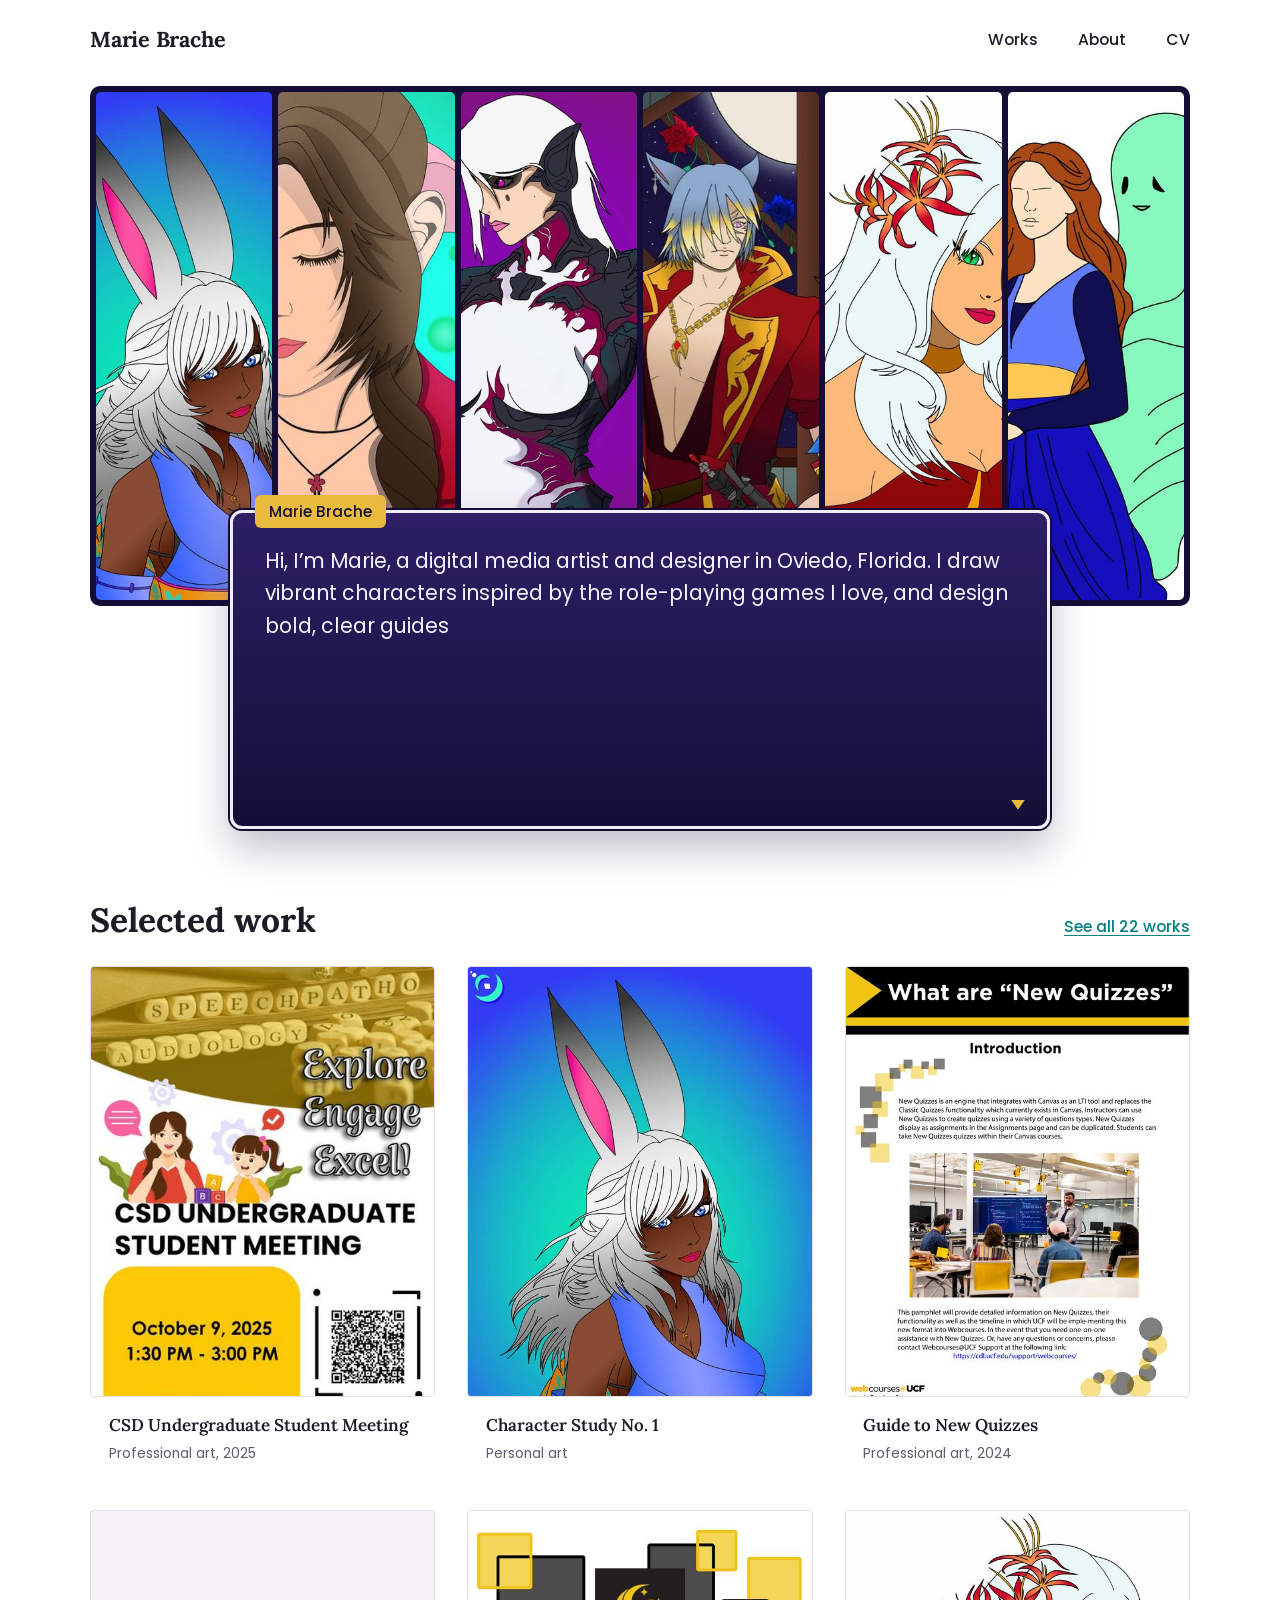
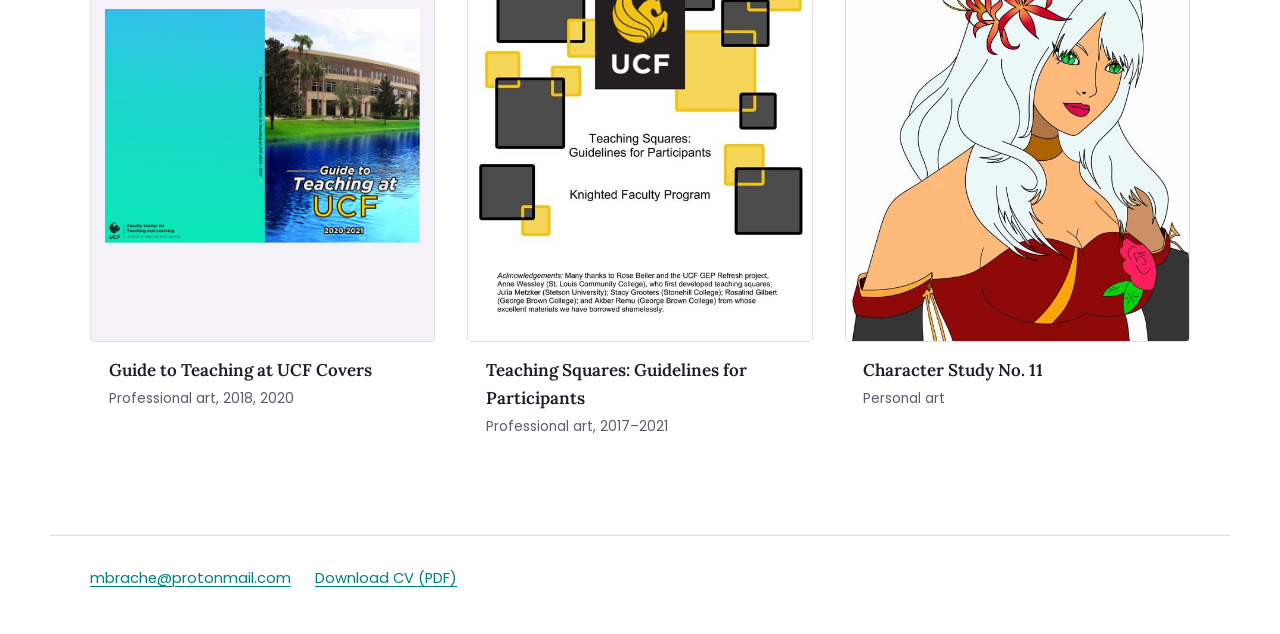
<file: index.html>
<!doctype html>
<html lang="en">
<head>
<meta charset="utf-8">
<meta name="viewport" content="width=device-width, initial-scale=1">
<title>Marie Brache | Digital media artist and designer</title>
<meta name="description" content="Portfolio of Marie Brache, a digital media artist and designer in Oviedo, Florida: professional art and personal character illustration.">
<meta name="author" content="Marie Brache">
<link rel="icon" href="data:image/svg+xml,%3Csvg xmlns='http://www.w3.org/2000/svg' viewBox='0 0 32 32'%3E%3Crect width='32' height='32' rx='7' fill='%23008080'/%3E%3Cpath d='M11 8l13 8-13 8z' fill='%23e8bb3f'/%3E%3C/svg%3E">
<link rel="stylesheet" href="assets/css/style.css">
</head>
<body>
<a class="skip" href="#main">Skip to content</a>
<header class="site-header">
  <a class="wordmark" href="index.html">Marie Brache</a>
  <nav class="menu" aria-label="Main">
    <a class="cursor-item" href="works.html">Works</a>
    <a class="cursor-item" href="about.html">About</a>
    <a class="cursor-item" href="cv.html">CV</a>
  </nav>
</header>
<main id="main">
<section class="hero" aria-label="Introduction">
  <div class="party" aria-hidden="true"><img src="assets/img/thumbs/character-study-01.jpg" alt=""><img src="assets/img/thumbs/character-study-02.jpg" alt=""><img src="assets/img/thumbs/character-study-04.jpg" alt=""><img src="assets/img/thumbs/character-study-05.jpg" alt=""><img src="assets/img/thumbs/character-study-11.jpg" alt=""><img src="assets/img/thumbs/character-study-10.jpg" alt=""></div>
  <div class="dialogue">
    <h1 class="speaker">Marie Brache</h1>
    <p class="line">Hi, I’m Marie, a digital media artist and designer in Oviedo, Florida. I draw vibrant characters inspired by the role-playing games I love, and design bold, clear guides and graphics that make technology easier to understand.</p>
    <ul class="choices">
      <li><a class="cursor-item" href="works.html">See my work</a></li>
      <li><a class="cursor-item" href="about.html">Read my bio</a></li>
      <li><a class="cursor-item" href="cv.html">View my CV</a></li>
    </ul>
    <span class="more" aria-hidden="true"></span>
  </div>
</section>
<section class="section" aria-labelledby="sel">
  <div class="section-head">
    <h2 id="sel">Selected work</h2>
    <a href="works.html">See all <span data-total>22</span> works</a>
  </div>
  <div class="grid featured" data-featured></div>
</section>
</main>
<footer class="site-footer">
  <nav aria-label="Contact">
    <a href="mailto:mbrache@protonmail.com">mbrache@protonmail.com</a>
    <a href="Marie_Brache_CV.pdf">Download CV (PDF)</a>
  </nav>
</footer>
<script src="assets/js/works-data.js"></script>
<script src="assets/js/site.js"></script>
</body>
</html>
</file>
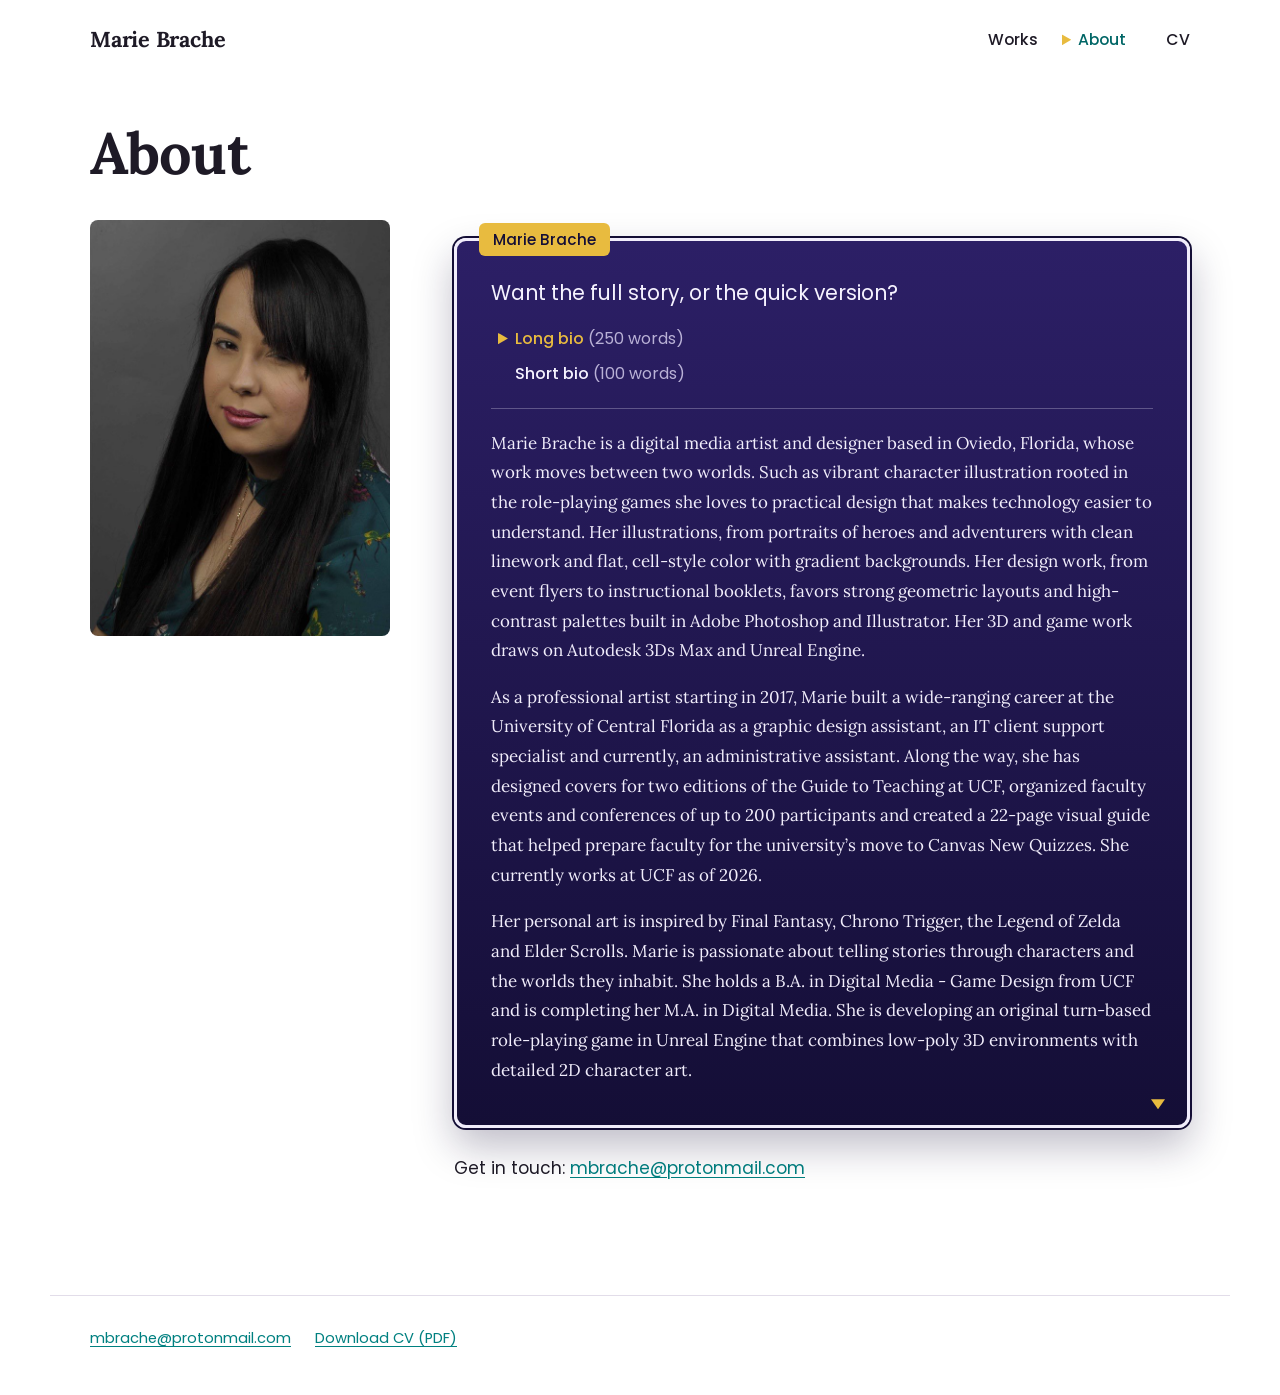
<file: about.html>
<!doctype html>
<html lang="en">
<head>
<meta charset="utf-8">
<meta name="viewport" content="width=device-width, initial-scale=1">
<title>About | Marie Brache</title>
<meta name="description" content="Biography of Marie Brache, digital media artist and designer.">
<meta name="author" content="Marie Brache">
<link rel="icon" href="data:image/svg+xml,%3Csvg xmlns='http://www.w3.org/2000/svg' viewBox='0 0 32 32'%3E%3Crect width='32' height='32' rx='7' fill='%23008080'/%3E%3Cpath d='M11 8l13 8-13 8z' fill='%23e8bb3f'/%3E%3C/svg%3E">
<link rel="stylesheet" href="assets/css/style.css">
<style>
  /* About page: RPG dialogue window with a long / short bio menu */
  .about { align-items: start; }
  .dialogue.about-window { width: 100%; margin: 18px 0 0; padding: 30px 34px 40px; }
  .about-window .line { margin: 6px 0 14px; }
  .bio-choices { list-style: none; margin: 0; padding: 0 0 0 1.4em; display: grid; gap: 6px; }
  .bio-choices button {
    font-family: var(--sans); font-weight: 500; font-size: 1rem; line-height: 1.5;
    color: #f6f3ff; background: none; border: 0; padding: 2px 0; cursor: pointer; text-align: left;
  }
  .bio-choices button .wc { font-weight: 400; color: #b9b1d6; }
  .bio-choices button:hover,
  .bio-choices button:focus-visible,
  .bio-choices button[aria-pressed="true"] { color: var(--gold); }
  .bio-choices button:focus-visible { outline: 2px solid var(--gold); outline-offset: 4px; }
  .bio-text {
    margin-top: 20px; padding-top: 20px;
    border-top: 1px solid rgba(241, 237, 251, 0.28);
    font-family: var(--serif); font-size: 1.06rem; line-height: 1.75; color: #f1edfb;
  }
  .bio-text p { margin: 0 0 1em; }
  .bio-text p:last-child { margin-bottom: 0; }
  .bio-text[hidden] { display: none; }
  .bio-text.show { animation: bio-in 0.3s ease; }
  @keyframes bio-in { from { opacity: 0; transform: translateY(4px); } to { opacity: 1; transform: none; } }
  .visually-hidden { position: absolute; width: 1px; height: 1px; overflow: hidden; clip: rect(0 0 0 0); white-space: nowrap; }
  .about .contact-line { margin-top: 26px; }
  @media (max-width: 560px) {
    .dialogue.about-window { padding: 28px 20px 38px; }
    .bio-text { font-size: 1rem; }
  }
  @media (prefers-reduced-motion: reduce) { .bio-text.show { animation: none; } }
</style>
</head>
<body>
<a class="skip" href="#main">Skip to content</a>
<header class="site-header">
  <a class="wordmark" href="index.html">Marie Brache</a>
  <nav class="menu" aria-label="Main">
    <a class="cursor-item" href="works.html">Works</a>
    <a class="cursor-item" href="about.html" aria-current="page">About</a>
    <a class="cursor-item" href="cv.html">CV</a>
  </nav>
</header>
<main id="main">
<div class="page-title">
  <h1>About</h1>
</div>
<div class="wrap">
  <div class="about">
    <div class="portrait"><img src="assets/img/marie-brache.jpg" width="624" height="865" alt="Portrait of Marie Brache"></div>
    <div>
      <section class="dialogue about-window" aria-label="Biography">
        <p class="speaker">Marie Brache</p>
        <p class="line">Want the full story, or the quick version?</p>
        <ul class="bio-choices">
          <li><button type="button" class="cursor-item" data-bio="long" aria-controls="bio-long" aria-pressed="true">Long bio <span class="wc">(250 words)</span></button></li>
          <li><button type="button" class="cursor-item" data-bio="short" aria-controls="bio-short" aria-pressed="false">Short bio <span class="wc">(100 words)</span></button></li>
        </ul>

        <div class="bio-text" id="bio-long">
          <h2 class="visually-hidden">Long bio</h2>
          <p>Marie Brache is a digital media artist and designer based in Oviedo, Florida, whose work moves between two worlds. Such as vibrant character illustration rooted in the role-playing games she loves to practical design that makes technology easier to understand. Her illustrations, from portraits of heroes and adventurers with clean linework and flat, cell-style color with gradient backgrounds. Her design work, from event flyers to instructional booklets, favors strong geometric layouts and high-contrast palettes built in Adobe Photoshop and Illustrator. Her 3D and game work draws on Autodesk 3Ds Max and Unreal Engine.</p>
          <p>As a professional artist starting in 2017, Marie built a wide-ranging career at the University of Central Florida as a graphic design assistant, an IT client support specialist and currently, an administrative assistant. Along the way, she has designed covers for two editions of the Guide to Teaching at UCF, organized faculty events and conferences of up to 200 participants and created a 22-page visual guide that helped prepare faculty for the university’s move to Canvas New Quizzes. She currently works at UCF as of 2026.</p>
          <p>Her personal art is inspired by Final Fantasy, Chrono Trigger, the Legend of Zelda and Elder Scrolls. Marie is passionate about telling stories through characters and the worlds they inhabit. She holds a B.A. in Digital Media - Game Design from UCF and is completing her M.A. in Digital Media. She is developing an original turn-based role-playing game in Unreal Engine that combines low-poly 3D environments with detailed 2D character art.</p>
        </div>

        <div class="bio-text" id="bio-short">
          <h2 class="visually-hidden">Short bio</h2>
          <p>Marie Brache is a digital media artist and designer based in Oviedo, Florida, who creates vibrant character illustration inspired by classic role-playing games like Final Fantasy and Chrono Trigger, alongside bold, practical design that makes technology easier to understand. Since 2017 she has worked at the University of Central Florida in design, IT support and administration, creating book covers, event flyers and a 22-page faculty guide to Canvas New Quizzes. She holds a B.A. in Digital Media: Game Design from UCF, is currently completing her M.A. in Digital Media, and is developing her own turn-based role-playing game in Unreal Engine.</p>
        </div>

        <span class="more" aria-hidden="true"></span>
      </section>
      <p class="contact-line">Get in touch: <a href="mailto:mbrache@protonmail.com">mbrache@protonmail.com</a></p>
    </div>
  </div>
</div>
</main>
<footer class="site-footer">
  <nav aria-label="Contact">
    <a href="mailto:mbrache@protonmail.com">mbrache@protonmail.com</a>
    <a href="Marie_Brache_CV.pdf">Download CV (PDF)</a>
  </nav>
</footer>
<script>
  /* Pick a bio: the gold cursor moves to the choice and that bio appears in the window.
     Without JavaScript, both bios simply show one after the other. */
  (function () {
    var buttons = document.querySelectorAll("[data-bio]");
    var panels = { long: document.getElementById("bio-long"), short: document.getElementById("bio-short") };
    function show(which, animate) {
      for (var i = 0; i < buttons.length; i++) {
        buttons[i].setAttribute("aria-pressed", String(buttons[i].getAttribute("data-bio") === which));
      }
      for (var key in panels) {
        panels[key].hidden = key !== which;
        panels[key].classList.remove("show");
      }
      if (animate) { void panels[which].offsetWidth; panels[which].classList.add("show"); }
    }
    for (var i = 0; i < buttons.length; i++) {
      buttons[i].addEventListener("click", function () {
        var which = this.getAttribute("data-bio");
        show(which, true);
        if (history.replaceState) history.replaceState(null, "", which === "short" ? "#short" : location.pathname);
      });
    }
    show(location.hash === "#short" ? "short" : "long", false);
  })();
</script>
</body>
</html>
</file>
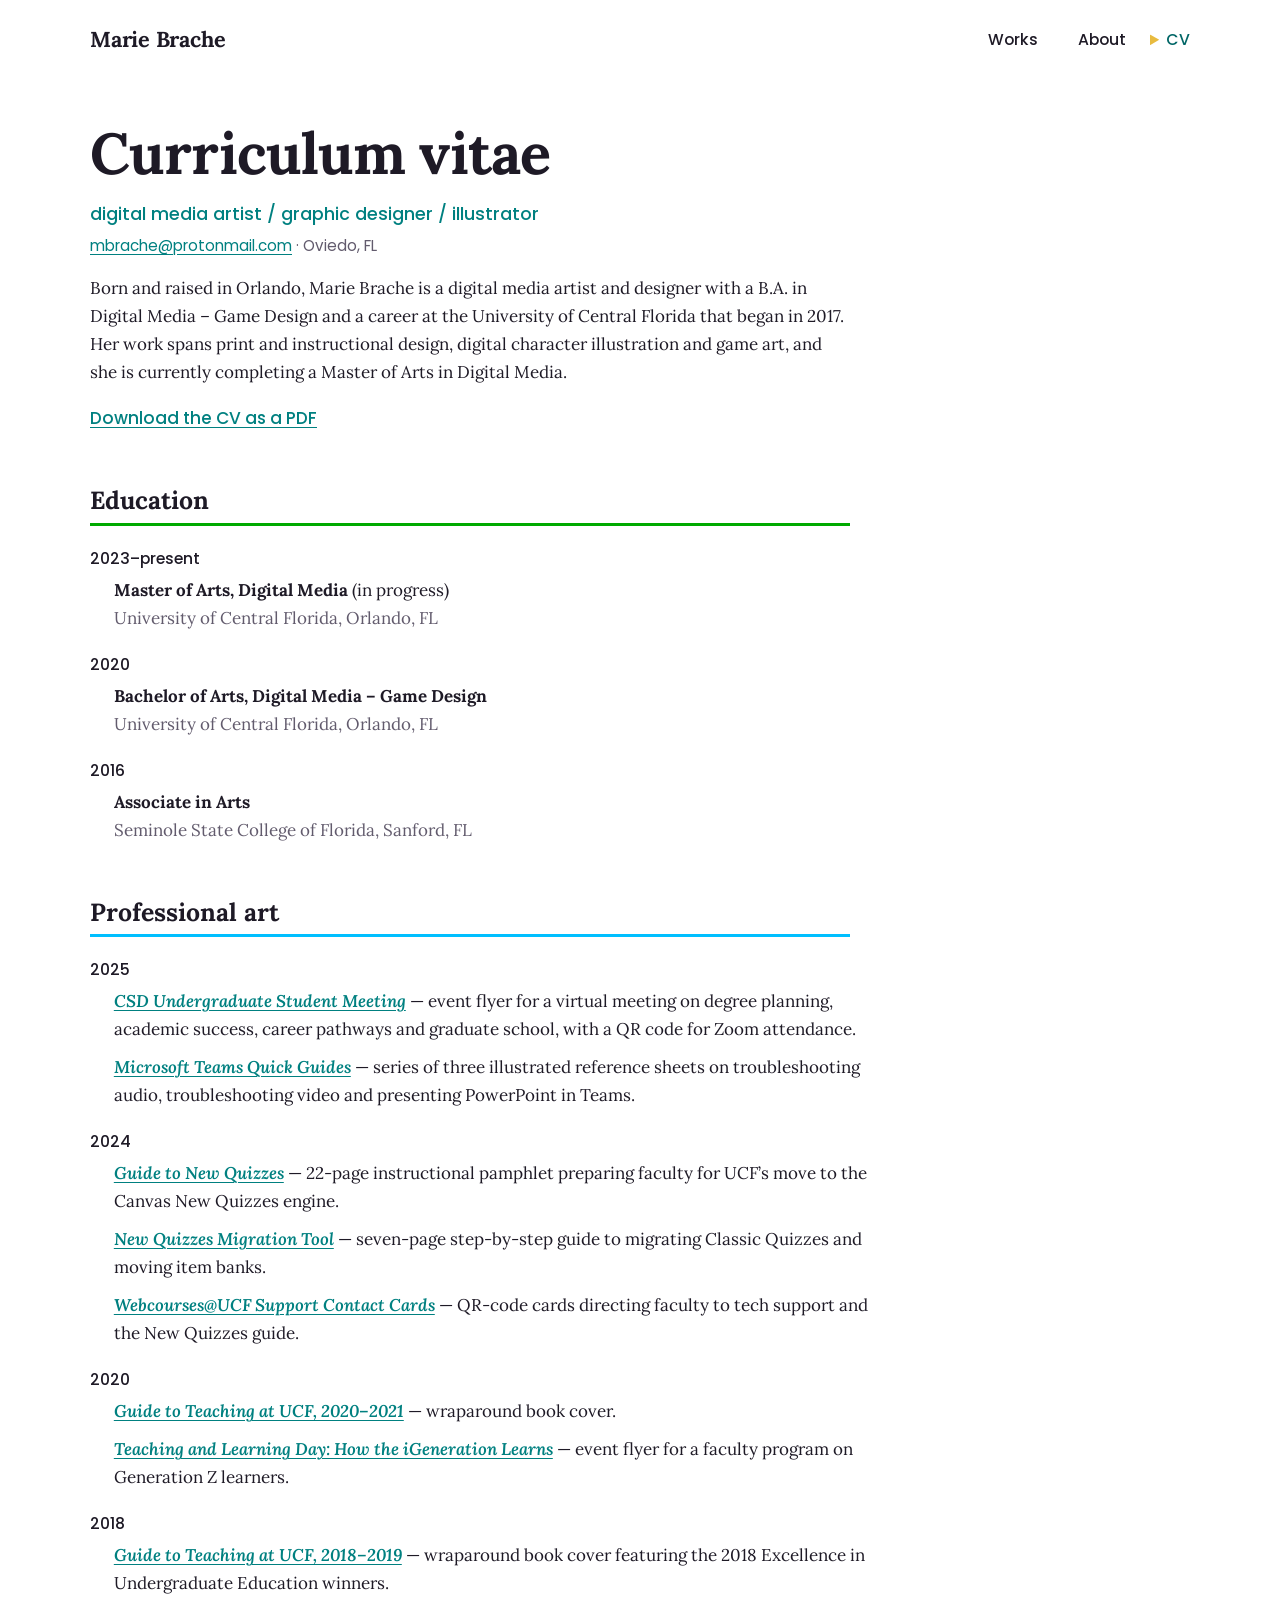
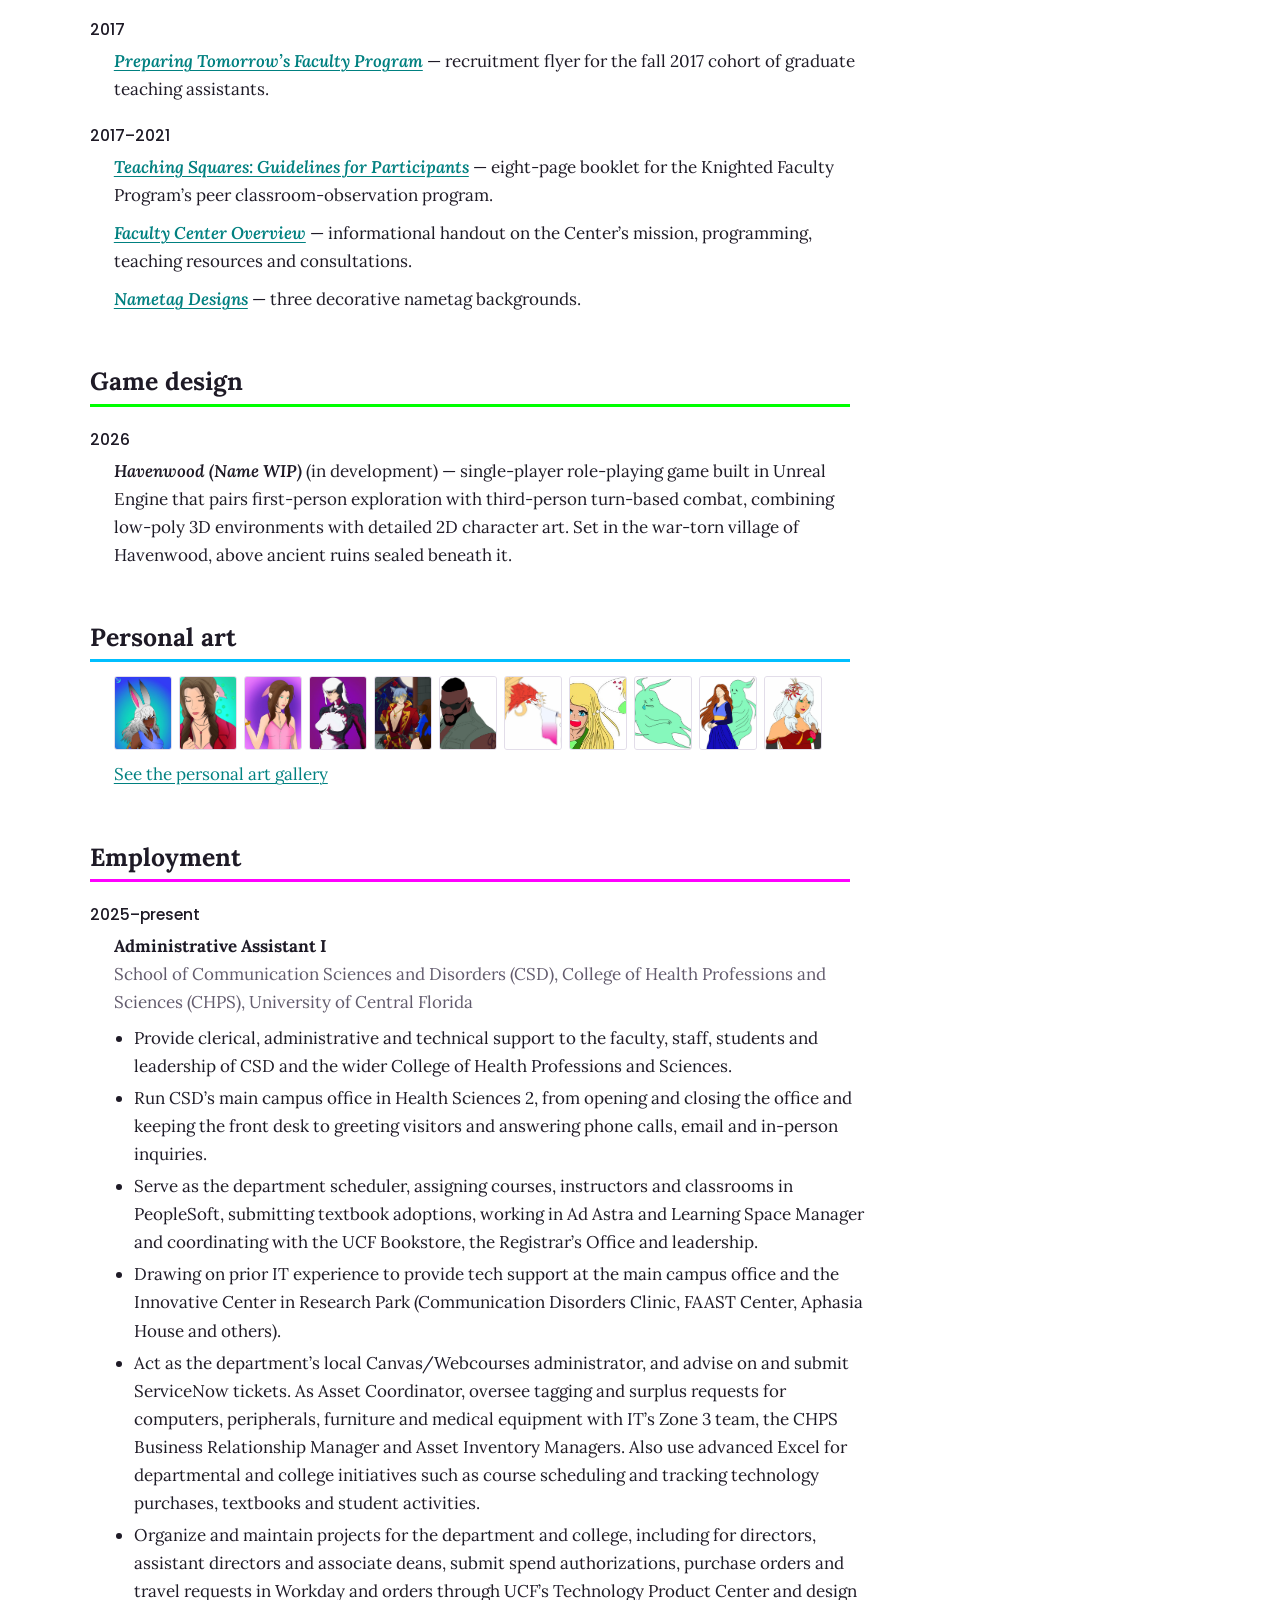
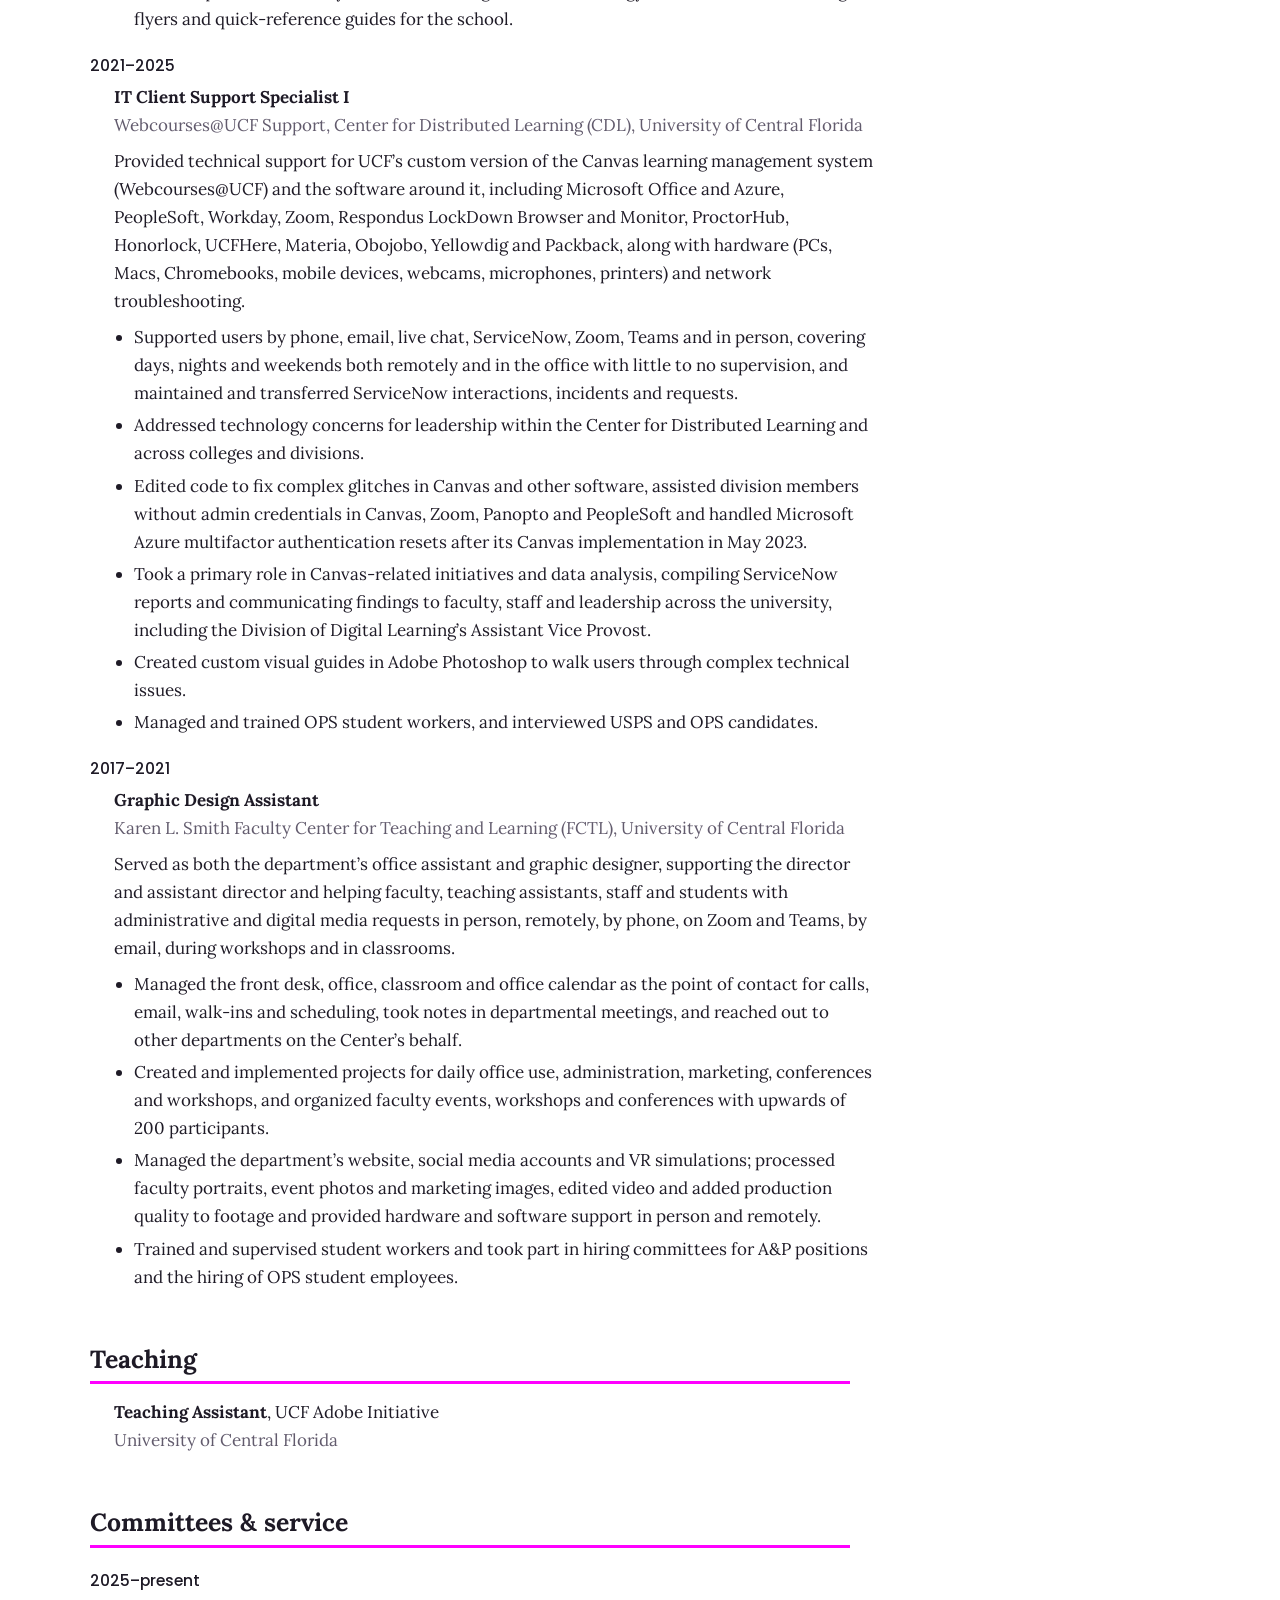
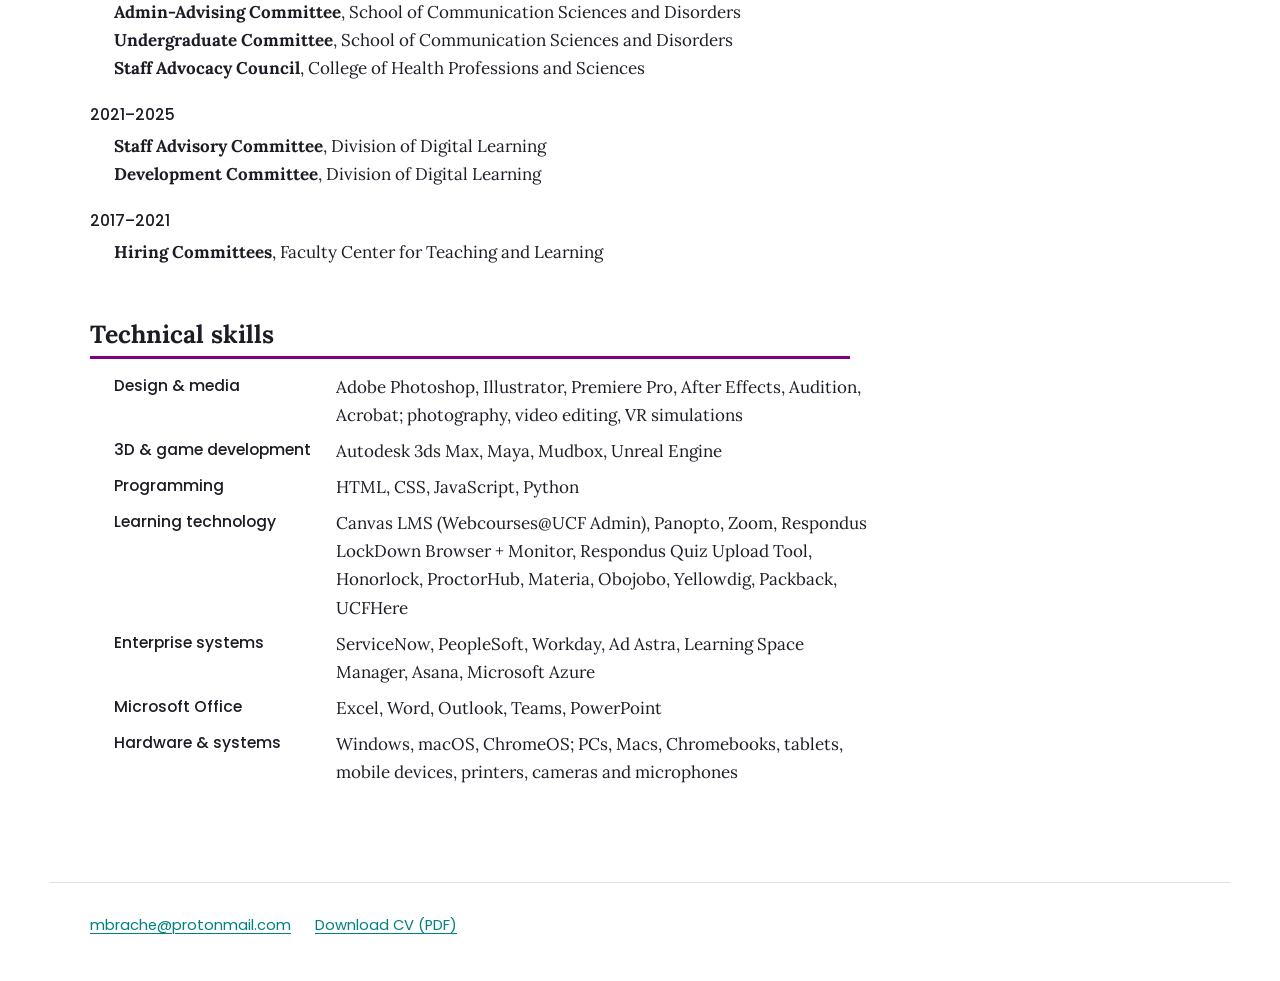
<file: cv.html>
<!doctype html>
<html lang="en">
<head>
<meta charset="utf-8">
<meta name="viewport" content="width=device-width, initial-scale=1">
<title>CV | Marie Brache</title>
<meta name="description" content="Curriculum vitae of Marie Brache.">
<meta name="author" content="Marie Brache">
<link rel="icon" href="data:image/svg+xml,%3Csvg xmlns='http://www.w3.org/2000/svg' viewBox='0 0 32 32'%3E%3Crect width='32' height='32' rx='7' fill='%23008080'/%3E%3Cpath d='M11 8l13 8-13 8z' fill='%23e8bb3f'/%3E%3C/svg%3E">
<link rel="stylesheet" href="assets/css/style.css">
</head>
<body>
<a class="skip" href="#main">Skip to content</a>
<header class="site-header">
  <a class="wordmark" href="index.html">Marie Brache</a>
  <nav class="menu" aria-label="Main">
    <a class="cursor-item" href="works.html">Works</a>
    <a class="cursor-item" href="about.html">About</a>
    <a class="cursor-item" href="cv.html" aria-current="page">CV</a>
  </nav>
</header>
<main id="main">
<div class="page-title">
  <h1>Curriculum vitae</h1>
</div>
<div class="wrap cv">
<div class="cv-head">
  <p class="role">digital media artist / graphic designer / illustrator</p>
  <p class="contact"><a href="mailto:mbrache@protonmail.com">mbrache@protonmail.com</a> · Oviedo, FL</p>
  <p class="intro">Born and raised in Orlando, Marie Brache is a digital media artist and designer with a B.A. in Digital Media – Game Design and a career at the University of Central Florida that began in 2017. Her work spans print and instructional design, digital character illustration and game art, and she is currently completing a Master of Arts in Digital Media.</p>
  <p class="cv-actions"><a href="Marie_Brache_CV.pdf">Download the CV as a PDF</a></p>
</div>

<h2 class="s-edu">Education</h2>
<div class="yr">2023–present</div>
<div class="entry"><strong>Master of Arts, Digital Media</strong> (in progress)<br><span class="org">University of Central Florida, Orlando, FL</span></div>
<div class="yr">2020</div>
<div class="entry"><strong>Bachelor of Arts, Digital Media – Game Design</strong><br><span class="org">University of Central Florida, Orlando, FL</span></div>
<div class="yr">2016</div>
<div class="entry"><strong>Associate in Arts</strong><br><span class="org">Seminole State College of Florida, Sanford, FL</span></div>

<h2 class="s-pro">Professional art</h2>
<div class="yr">2025</div>
<div class="entry"><a href="work.html?id=csd-student-meeting"><em>CSD Undergraduate Student Meeting</em></a> — event flyer for a virtual meeting on degree planning, academic success, career pathways and graduate school, with a QR code for Zoom attendance.</div>
<div class="entry"><a href="work.html?id=teams-quick-guides"><em>Microsoft Teams Quick Guides</em></a> — series of three illustrated reference sheets on troubleshooting audio, troubleshooting video and presenting PowerPoint in Teams.</div>
<div class="yr">2024</div>
<div class="entry"><a href="work.html?id=guide-to-new-quizzes"><em>Guide to New Quizzes</em></a> — 22-page instructional pamphlet preparing faculty for UCF’s move to the Canvas New Quizzes engine.</div>
<div class="entry"><a href="work.html?id=new-quizzes-migration-tool"><em>New Quizzes Migration Tool</em></a> — seven-page step-by-step guide to migrating Classic Quizzes and moving item banks.</div>
<div class="entry"><a href="work.html?id=webcourses-support-cards"><em>Webcourses@UCF Support Contact Cards</em></a> — QR-code cards directing faculty to tech support and the New Quizzes guide.</div>
<div class="yr">2020</div>
<div class="entry"><a href="work.html?id=guide-to-teaching-covers"><em>Guide to Teaching at UCF, 2020–2021</em></a> — wraparound book cover.</div>
<div class="entry"><a href="work.html?id=teaching-and-learning-day"><em>Teaching and Learning Day: How the iGeneration Learns</em></a> — event flyer for a faculty program on Generation Z learners.</div>
<div class="yr">2018</div>
<div class="entry"><a href="work.html?id=guide-to-teaching-covers"><em>Guide to Teaching at UCF, 2018–2019</em></a> — wraparound book cover featuring the 2018 Excellence in Undergraduate Education winners.</div>
<div class="yr">2017</div>
<div class="entry"><a href="work.html?id=preparing-tomorrows-faculty"><em>Preparing Tomorrow’s Faculty Program</em></a> — recruitment flyer for the fall 2017 cohort of graduate teaching assistants.</div>
<div class="yr">2017–2021</div>
<div class="entry"><a href="work.html?id=teaching-squares"><em>Teaching Squares: Guidelines for Participants</em></a> — eight-page booklet for the Knighted Faculty Program’s peer classroom-observation program.</div>
<div class="entry"><a href="work.html?id=fctl-overview"><em>Faculty Center Overview</em></a> — informational handout on the Center’s mission, programming, teaching resources and consultations.</div>
<div class="entry"><a href="work.html?id=nametag-designs"><em>Nametag Designs</em></a> — three decorative nametag backgrounds.</div>

<h2 class="s-game">Game design</h2>
<div class="yr">2026</div>
<div class="entry"><strong><em>Havenwood</em></strong> <em>(Name WIP)</em> (in development) — single-player role-playing game built in Unreal Engine that pairs first-person exploration with third-person turn-based combat, combining low-poly 3D environments with detailed 2D character art. Set in the war-torn village of Havenwood, above ancient ruins sealed beneath it.</div>

<h2 class="s-per">Personal art</h2>
<div class="strip"><a href="work.html?id=character-study-01"><img src="assets/img/thumbs/character-study-01.jpg" alt="Character Study No. 1" loading="lazy"></a><a href="work.html?id=character-study-02"><img src="assets/img/thumbs/character-study-02.jpg" alt="Character Study No. 2" loading="lazy"></a><a href="work.html?id=character-study-03"><img src="assets/img/thumbs/character-study-03.jpg" alt="Character Study No. 3" loading="lazy"></a><a href="work.html?id=character-study-04"><img src="assets/img/thumbs/character-study-04.jpg" alt="Character Study No. 4" loading="lazy"></a><a href="work.html?id=character-study-05"><img src="assets/img/thumbs/character-study-05.jpg" alt="Character Study No. 5" loading="lazy"></a><a href="work.html?id=character-study-06"><img src="assets/img/thumbs/character-study-06.jpg" alt="Character Study No. 6" loading="lazy"></a><a href="work.html?id=character-study-07"><img src="assets/img/thumbs/character-study-07.jpg" alt="Character Study No. 7" loading="lazy"></a><a href="work.html?id=character-study-08"><img src="assets/img/thumbs/character-study-08.jpg" alt="Character Study No. 8" loading="lazy"></a><a href="work.html?id=character-study-09"><img src="assets/img/thumbs/character-study-09.jpg" alt="Character Study No. 9" loading="lazy"></a><a href="work.html?id=character-study-10"><img src="assets/img/thumbs/character-study-10.jpg" alt="Character Study No. 10" loading="lazy"></a><a href="work.html?id=character-study-11"><img src="assets/img/thumbs/character-study-11.jpg" alt="Character Study No. 11" loading="lazy"></a></div>
<p class="entry" style="margin-top:10px"><a href="works.html#personal">See the personal art gallery</a></p>

<h2 class="s-emp">Employment</h2>
<div class="yr">2025–present</div>
<div class="entry job"><strong>Administrative Assistant I</strong><br><span class="org">School of Communication Sciences and Disorders (CSD), College of Health Professions and Sciences (CHPS), University of Central Florida</span>
<ul class="duties"><li>Provide clerical, administrative and technical support to the faculty, staff, students and leadership of CSD and the wider College of Health Professions and Sciences.</li><li>Run CSD’s main campus office in Health Sciences 2, from opening and closing the office and keeping the front desk to greeting visitors and answering phone calls, email and in-person inquiries.</li><li>Serve as the department scheduler, assigning courses, instructors and classrooms in PeopleSoft, submitting textbook adoptions, working in Ad Astra and Learning Space Manager and coordinating with the UCF Bookstore, the Registrar’s Office and leadership.</li><li>Drawing on prior IT experience to provide tech support at the main campus office and the Innovative Center in Research Park (Communication Disorders Clinic, FAAST Center, Aphasia House and others).</li><li>Act as the department’s local Canvas/Webcourses administrator, and advise on and submit ServiceNow tickets. As Asset Coordinator, oversee tagging and surplus requests for computers, peripherals, furniture and medical equipment with IT’s Zone 3 team, the CHPS Business Relationship Manager and Asset Inventory Managers. Also use advanced Excel for departmental and college initiatives such as course scheduling and tracking technology purchases, textbooks and student activities.</li><li>Organize and maintain projects for the department and college, including for directors, assistant directors and associate deans, submit spend authorizations, purchase orders and travel requests in Workday and orders through UCF’s Technology Product Center and design flyers and quick-reference guides for the school.</li></ul></div>
<div class="yr">2021–2025</div>
<div class="entry job"><strong>IT Client Support Specialist I</strong><br><span class="org">Webcourses@UCF Support, Center for Distributed Learning (CDL), University of Central Florida</span>
<p>Provided technical support for UCF’s custom version of the Canvas learning management system (Webcourses@UCF) and the software around it, including Microsoft Office and Azure, PeopleSoft, Workday, Zoom, Respondus LockDown Browser and Monitor, ProctorHub, Honorlock, UCFHere, Materia, Obojobo, Yellowdig and Packback, along with hardware (PCs, Macs, Chromebooks, mobile devices, webcams, microphones, printers) and network troubleshooting.</p>
<ul class="duties"><li>Supported users by phone, email, live chat, ServiceNow, Zoom, Teams and in person, covering days, nights and weekends both remotely and in the office with little to no supervision, and maintained and transferred ServiceNow interactions, incidents and requests.</li><li>Addressed technology concerns for leadership within the Center for Distributed Learning and across colleges and divisions.</li><li>Edited code to fix complex glitches in Canvas and other software, assisted division members without admin credentials in Canvas, Zoom, Panopto and PeopleSoft and handled Microsoft Azure multifactor authentication resets after its Canvas implementation in May 2023.</li><li>Took a primary role in Canvas-related initiatives and data analysis, compiling ServiceNow reports and communicating findings to faculty, staff and leadership across the university, including the Division of Digital Learning’s Assistant Vice Provost.</li><li>Created custom visual guides in Adobe Photoshop to walk users through complex technical issues.</li><li>Managed and trained OPS student workers, and interviewed USPS and OPS candidates.</li></ul></div>
<div class="yr">2017–2021</div>
<div class="entry job"><strong>Graphic Design Assistant</strong><br><span class="org">Karen L. Smith Faculty Center for Teaching and Learning (FCTL), University of Central Florida</span>
<p>Served as both the department’s office assistant and graphic designer, supporting the director and assistant director and helping faculty, teaching assistants, staff and students with administrative and digital media requests in person, remotely, by phone, on Zoom and Teams, by email, during workshops and in classrooms.</p>
<ul class="duties"><li>Managed the front desk, office, classroom and office calendar as the point of contact for calls, email, walk-ins and scheduling, took notes in departmental meetings, and reached out to other departments on the Center’s behalf.</li><li>Created and implemented projects for daily office use, administration, marketing, conferences and workshops, and organized faculty events, workshops and conferences with upwards of 200 participants.</li><li>Managed the department’s website, social media accounts and VR simulations; processed faculty portraits, event photos and marketing images, edited video and added production quality to footage and provided hardware and software support in person and remotely.</li><li>Trained and supervised student workers and took part in hiring committees for A&amp;P positions and the hiring of OPS student employees.</li></ul></div>

<h2 class="s-teach">Teaching</h2>
<div class="entry" style="margin-top:14px"><strong>Teaching Assistant</strong>, UCF Adobe Initiative<br><span class="org">University of Central Florida</span></div>

<h2 class="s-com">Committees &amp; service</h2>
<div class="yr">2025–present</div>
<div class="entry"><strong>Admin-Advising Committee</strong>, School of Communication Sciences and Disorders<br><strong>Undergraduate Committee</strong>, School of Communication Sciences and Disorders<br><strong>Staff Advocacy Council</strong>, College of Health Professions and Sciences</div>
<div class="yr">2021–2025</div>
<div class="entry"><strong>Staff Advisory Committee</strong>, Division of Digital Learning<br><strong>Development Committee</strong>, Division of Digital Learning</div>
<div class="yr">2017–2021</div>
<div class="entry"><strong>Hiring Committees</strong>, Faculty Center for Teaching and Learning</div>

<h2 class="s-skill">Technical skills</h2>
<dl class="skills">
  <dt>Design &amp; media</dt><dd>Adobe Photoshop, Illustrator, Premiere Pro, After Effects, Audition, Acrobat; photography, video editing, VR simulations</dd>
  <dt>3D &amp; game development</dt><dd>Autodesk 3ds Max, Maya, Mudbox, Unreal Engine</dd>
  <dt>Programming</dt><dd>HTML, CSS, JavaScript, Python</dd>
  <dt>Learning technology</dt><dd>Canvas LMS (Webcourses@UCF Admin), Panopto, Zoom, Respondus LockDown Browser + Monitor, Respondus Quiz Upload Tool, Honorlock, ProctorHub, Materia, Obojobo, Yellowdig, Packback, UCFHere</dd>
  <dt>Enterprise systems</dt><dd>ServiceNow, PeopleSoft, Workday, Ad Astra, Learning Space Manager, Asana, Microsoft Azure</dd>
  <dt>Microsoft Office</dt><dd>Excel, Word, Outlook, Teams, PowerPoint</dd>
  <dt>Hardware &amp; systems</dt><dd>Windows, macOS, ChromeOS; PCs, Macs, Chromebooks, tablets, mobile devices, printers, cameras and microphones</dd>
</dl>
</div>
</main>
<footer class="site-footer">
  <nav aria-label="Contact">
    <a href="mailto:mbrache@protonmail.com">mbrache@protonmail.com</a>
    <a href="Marie_Brache_CV.pdf">Download CV (PDF)</a>
  </nav>
</footer>
</body>
</html>
</file>
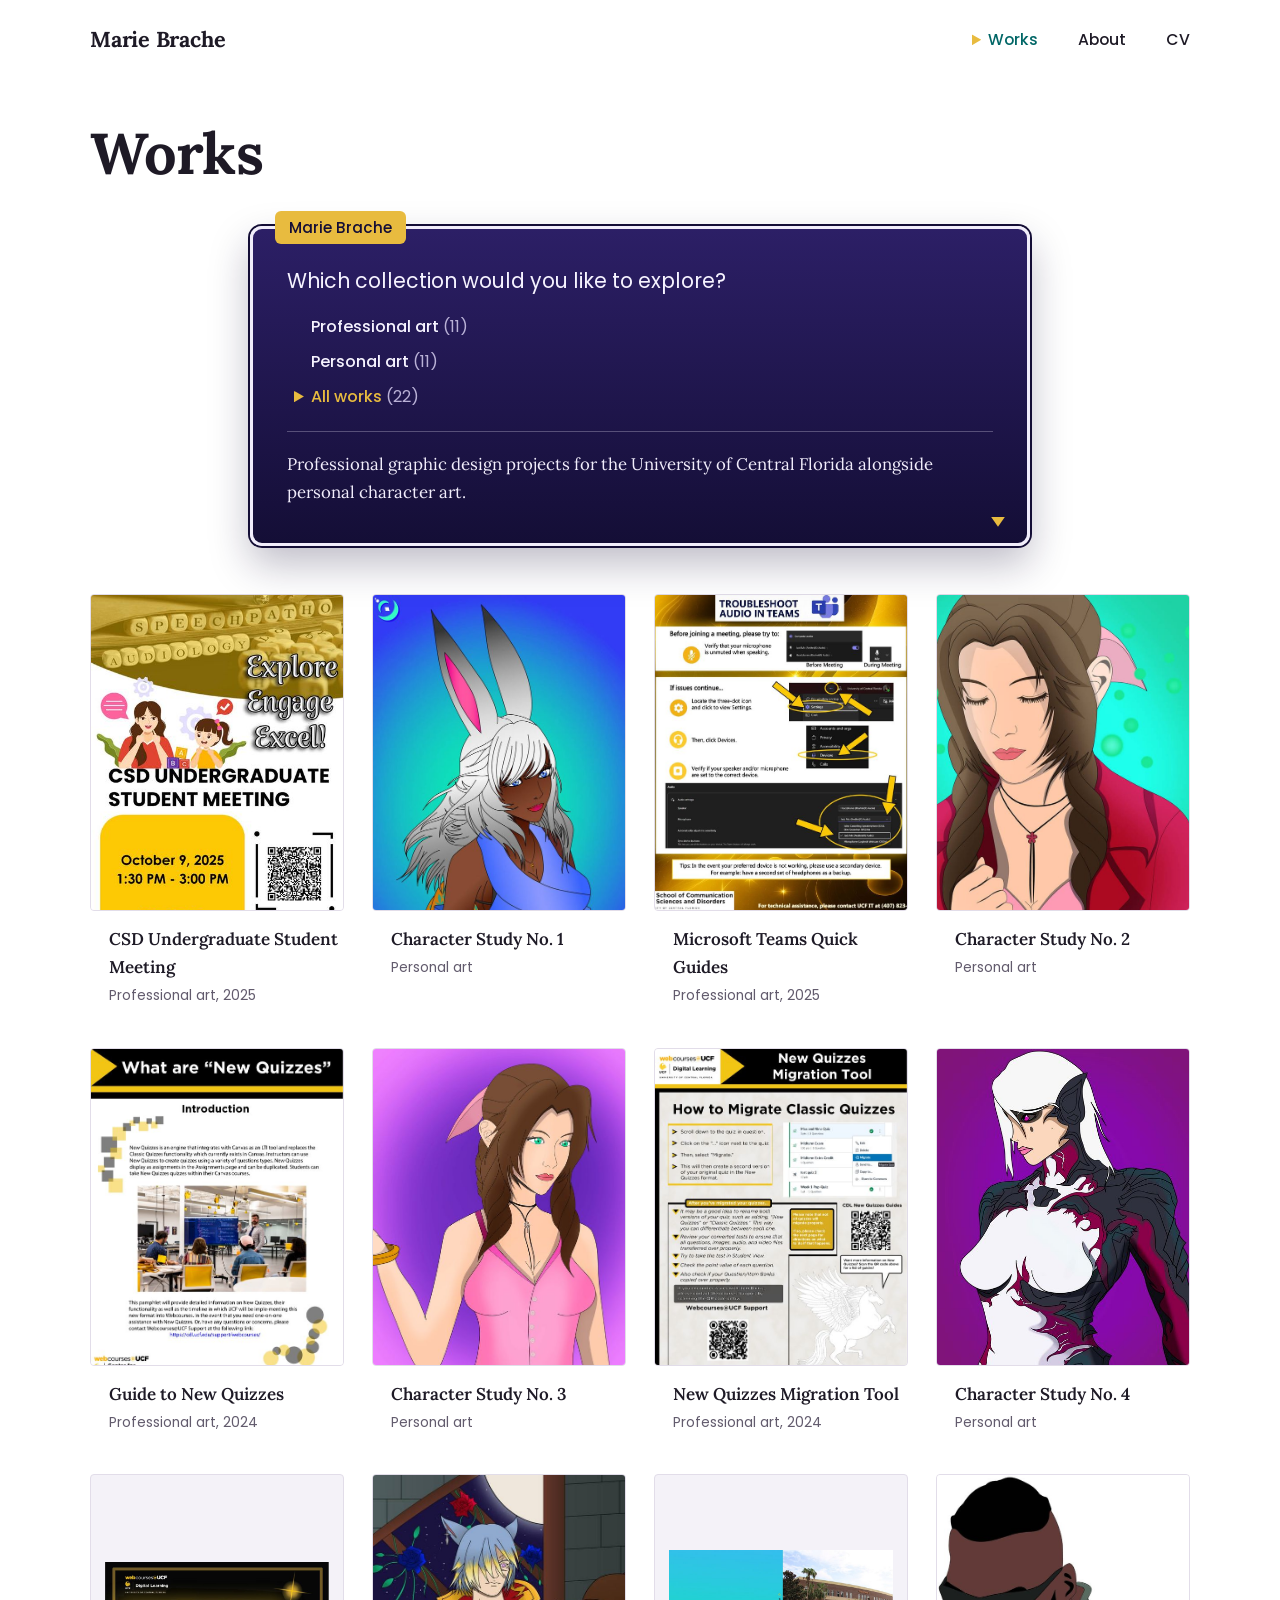
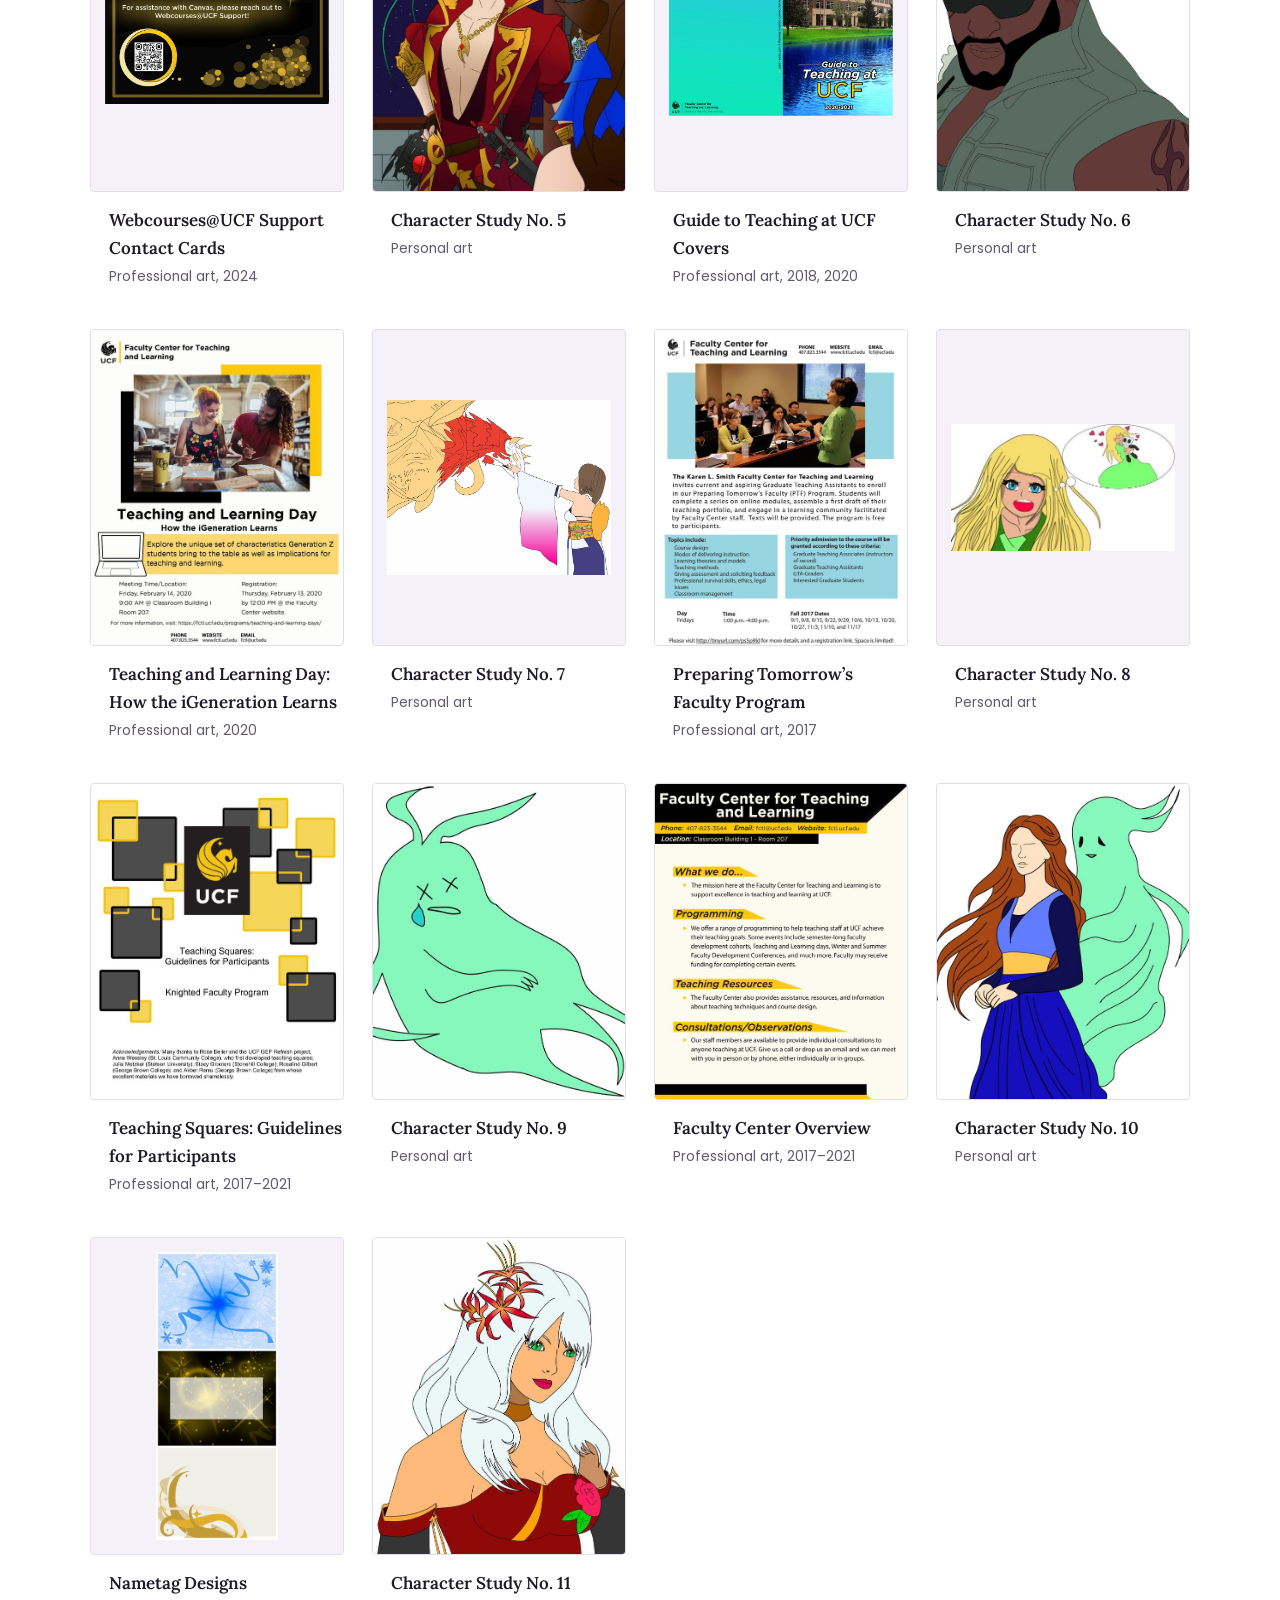
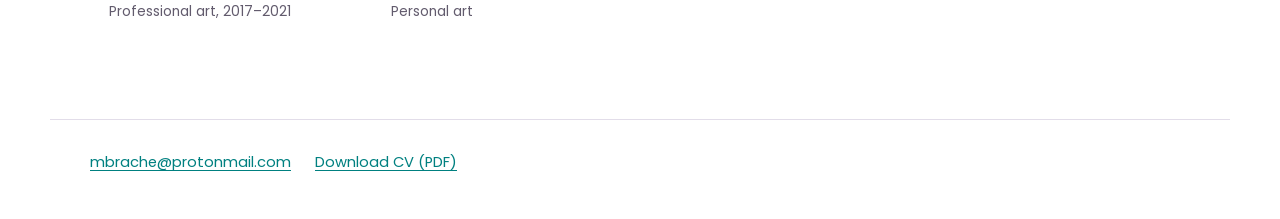
<file: works.html>
<!doctype html>
<html lang="en">
<head>
<meta charset="utf-8">
<meta name="viewport" content="width=device-width, initial-scale=1">
<title>Works | Marie Brache</title>
<meta name="description" content="Professional and personal art by Marie Brache.">
<meta name="author" content="Marie Brache">
<link rel="icon" href="data:image/svg+xml,%3Csvg xmlns='http://www.w3.org/2000/svg' viewBox='0 0 32 32'%3E%3Crect width='32' height='32' rx='7' fill='%23008080'/%3E%3Cpath d='M11 8l13 8-13 8z' fill='%23e8bb3f'/%3E%3C/svg%3E">
<link rel="stylesheet" href="assets/css/style.css">
<style>
  /* Works page: RPG dialogue window used as the collection menu */
  .dialogue.works-window { width: min(780px, 100%); margin: 40px auto 48px; padding: 30px 34px 36px; }
  .works-window .line { margin: 6px 0 14px; }
  .work-choices { list-style: none; margin: 0; padding: 0 0 0 1.4em; display: grid; gap: 6px; }
  .work-choices button {
    font-family: var(--sans); font-weight: 500; font-size: 1rem; line-height: 1.5;
    color: #f6f3ff; background: none; border: 0; padding: 2px 0; cursor: pointer; text-align: left;
  }
  .work-choices .count { font-weight: 400; color: #b9b1d6; }
  .work-choices button:hover,
  .work-choices button:focus-visible,
  .work-choices button[aria-pressed="true"] { color: var(--gold); }
  .work-choices button:focus-visible { outline: 2px solid var(--gold); outline-offset: 4px; }
  .works-window .desc {
    margin: 20px 0 0; padding-top: 18px;
    border-top: 1px solid rgba(241, 237, 251, 0.28);
    font-family: var(--serif); font-size: 1.05rem; line-height: 1.7; color: #f1edfb;
  }
  @media (max-width: 560px) {
    .dialogue.works-window { margin: 32px auto 36px; padding: 28px 20px 34px; }
  }
</style>
</head>
<body>
<a class="skip" href="#main">Skip to content</a>
<header class="site-header">
  <a class="wordmark" href="index.html">Marie Brache</a>
  <nav class="menu" aria-label="Main">
    <a class="cursor-item" href="works.html" aria-current="page">Works</a>
    <a class="cursor-item" href="about.html">About</a>
    <a class="cursor-item" href="cv.html">CV</a>
  </nav>
</header>
<main id="main">
<div class="page-title">
  <h1>Works</h1>
</div>
<div class="wrap">
  <section class="dialogue works-window" aria-label="Choose a collection">
    <p class="speaker">Marie Brache</p>
    <p class="line">Which collection would you like to explore?</p>
    <ul class="work-choices" role="group" aria-label="Filter works">
      <li><button type="button" class="cursor-item" data-filter="Professional art" aria-pressed="false">Professional art <span class="count"></span></button></li>
      <li><button type="button" class="cursor-item" data-filter="Personal art" aria-pressed="false">Personal art <span class="count"></span></button></li>
      <li><button type="button" class="cursor-item" data-filter="all" aria-pressed="true">All works <span class="count"></span></button></li>
    </ul>
    <p class="desc" id="collection-desc" aria-live="polite">Professional graphic design projects for the University of Central Florida alongside personal character illustrations and portraits.</p>
    <span class="more" aria-hidden="true"></span>
  </section>
  <div class="grid" data-gallery></div>
  <noscript><p>Turn on JavaScript to browse the gallery, or <a href="cv.html">see the full list of works in the CV</a>.</p></noscript>
</div>
</main>
<footer class="site-footer">
  <nav aria-label="Contact">
    <a href="mailto:mbrache@protonmail.com">mbrache@protonmail.com</a>
    <a href="Marie_Brache_CV.pdf">Download CV (PDF)</a>
  </nav>
</footer>
<script src="assets/js/works-data.js"></script>
<script src="assets/js/site.js"></script>
<script>
  /* Like an RPG item menu: show a description of the chosen collection.
     (site.js does the filtering and moves the gold cursor.) */
  (function () {
    var desc = document.getElementById("collection-desc");
    var text = {
      "Professional art": "Flyers, guides, booklets and book covers.",
      "Personal art": "Digital character illustration/portraits.",
      "all": "Professional graphic design projects for the University of Central Florida alongside personal character art."
    };
    var buttons = document.querySelectorAll(".work-choices [data-filter]");
    function update() {
      var on = document.querySelector('.work-choices [aria-pressed="true"]');
      if (on) desc.textContent = text[on.getAttribute("data-filter")];
    }
    for (var i = 0; i < buttons.length; i++) buttons[i].addEventListener("click", update);
    update();
  })();
</script>
</body>
</html>
</file>
<file: assets/css/style.css>
/* Marie Brache — portfolio styles */

@font-face { font-family: "Lora"; src: url(../fonts/Lora-400.woff) format("woff"); font-weight: 400; font-style: normal; font-display: swap; }
@font-face { font-family: "Lora"; src: url(../fonts/Lora-600.woff) format("woff"); font-weight: 600; font-style: normal; font-display: swap; }
@font-face { font-family: "Lora"; src: url(../fonts/Lora-700.woff) format("woff"); font-weight: 700; font-style: normal; font-display: swap; }
@font-face { font-family: "Lora"; src: url(../fonts/Lora-Italic-400.woff) format("woff"); font-weight: 400; font-style: italic; font-display: swap; }
@font-face { font-family: "Lora"; src: url(../fonts/Lora-Italic-600.woff) format("woff"); font-weight: 600; font-style: italic; font-display: swap; }
@font-face { font-family: "Poppins"; src: url(../fonts/Poppins-Regular.woff) format("woff"); font-weight: 400; font-display: swap; }
@font-face { font-family: "Poppins"; src: url(../fonts/Poppins-Medium.woff) format("woff"); font-weight: 500; font-display: swap; }

:root {
  --paper: #ffffff;
  --wash: #f4f2f8;
  --ink: #1e1a26;
  --muted: #625b6d;
  --line: #e2dde9;
  --violet: #008080;  /* teal accent, matching the CV role line */
  --teal-ink: #006666;
  --night-1: #2c1f66;
  --night-2: #140e36;
  --gold: #e8bb3f;
  --serif: "Lora", Georgia, serif;
  --sans: "Poppins", "Segoe UI", system-ui, sans-serif;
  --wrap: 1180px;
  --gutter: clamp(16px, 4vw, 40px);
}

* { box-sizing: border-box; }
html { -webkit-text-size-adjust: 100%; }
body {
  margin: 0;
  background: var(--paper);
  color: var(--ink);
  font-family: var(--serif);
  font-size: 1.0625rem;
  line-height: 1.65;
}
img { max-width: 100%; height: auto; display: block; }
a { color: var(--violet); text-underline-offset: 0.18em; text-decoration-thickness: 1px; }
a:hover { text-decoration-thickness: 2px; }
:focus-visible { outline: 3px solid var(--gold); outline-offset: 3px; border-radius: 2px; }
h1, h2, h3 { font-family: var(--serif); font-weight: 700; line-height: 1.15; margin: 0; color: var(--ink); }
p { margin: 0 0 1em; }

.wrap { max-width: var(--wrap); margin: 0 auto; padding: 0 var(--gutter); }
.skip { position: absolute; left: -9999px; top: 0; background: var(--ink); color: #fff; padding: 8px 14px; z-index: 10; }
.skip:focus { left: 8px; top: 8px; }

/* ---------- RPG menu cursor (the site's recurring mark) ---------- */
.cursor-item { position: relative; }
.cursor-item::before {
  content: "";
  position: absolute; left: -1.05em; top: 50%;
  width: 0.62em; height: 0.72em;
  transform: translateY(-50%);
  background: var(--gold);
  clip-path: polygon(0 0, 100% 50%, 0 100%);
  opacity: 0;
}
.cursor-item:hover::before,
.cursor-item:focus-visible::before,
.cursor-item[aria-current="page"]::before,
.cursor-item[aria-pressed="true"]::before { opacity: 1; }

/* ---------- header ---------- */
.site-header {
  display: flex; align-items: center; justify-content: space-between; gap: 24px;
  max-width: var(--wrap); margin: 0 auto; padding: 22px var(--gutter);
}
.wordmark {
  font-family: var(--serif); font-weight: 700; font-size: 1.35rem;
  color: var(--ink); text-decoration: none; letter-spacing: -0.01em;
}
.menu { display: flex; gap: clamp(22px, 4vw, 40px); font-family: var(--sans); font-weight: 500; font-size: 0.98rem; }
.menu a { color: var(--ink); text-decoration: none; padding: 4px 0; }
.menu a[aria-current="page"] { color: var(--teal-ink); }

/* ---------- home hero: party lineup + dialogue window ---------- */
.hero { max-width: var(--wrap); margin: 6px auto 0; padding: 0 var(--gutter); }
.party {
  display: grid; grid-template-columns: repeat(6, 1fr); gap: 6px;
  height: clamp(300px, 46vw, 520px);
  background: var(--night-2);
  padding: 6px; border-radius: 10px;
}
.party img { width: 100%; height: 100%; object-fit: cover; object-position: 50% 12%; border-radius: 5px; }
.dialogue {
  position: relative;
  width: min(820px, calc(100% - 2 * var(--gutter)));
  margin: -96px auto 0;
  padding: 26px 32px 24px;
  color: #f6f3ff;
  background: linear-gradient(180deg, var(--night-1), var(--night-2));
  border: 3px solid #f1edfb;
  border-radius: 12px;
  box-shadow: 0 0 0 2px var(--night-2), 0 18px 40px rgba(20, 14, 54, 0.28);
  font-family: var(--sans);
}
.dialogue .speaker {
  position: absolute; top: -18px; left: 22px; margin: 0; font-family: var(--sans);
  background: var(--gold); color: var(--night-2);
  font-weight: 500; font-size: 0.95rem; line-height: 1;
  padding: 9px 14px; border-radius: 6px;
}
.dialogue .line {
  font-family: var(--sans); font-weight: 400; color: #f6f3ff;
  font-size: clamp(1.05rem, 1.9vw, 1.28rem); line-height: 1.6; margin: 6px 0 18px;
}
.dialogue .line .ch { opacity: 0; }
.dialogue .line.done .ch { opacity: 1; }
.choices { list-style: none; margin: 0; padding: 0 0 0 1.4em; display: grid; gap: 6px; }
.choices a { color: #f6f3ff; text-decoration: none; font-weight: 500; display: inline-block; padding: 2px 0; }
.choices a:hover, .choices a:focus-visible { color: var(--gold); outline: none; }
.choices a:focus-visible { text-decoration: underline; }
/* like a game menu, the cursor rests on the first choice until you pick another */
.choices li:first-child .cursor-item::before { opacity: 1; }
.choices:hover li:first-child .cursor-item:not(:hover)::before,
.choices:focus-within li:first-child .cursor-item:not(:focus-visible)::before { opacity: 0; }
.dialogue .more {
  position: absolute; right: 22px; bottom: 16px;
  width: 14px; height: 10px; background: var(--gold);
  clip-path: polygon(0 0, 100% 0, 50% 100%);
  animation: nudge 1.1s ease-in-out infinite;
}
.js .choices { opacity: 0; transition: opacity .35s ease; }
.js .dialogue.ready .choices { opacity: 1; }
@keyframes nudge { 50% { transform: translateY(4px); } }

/* ---------- sections ---------- */
.section { max-width: var(--wrap); margin: 0 auto; padding: 72px var(--gutter) 0; }
.section-head { display: flex; align-items: baseline; justify-content: space-between; gap: 16px; margin-bottom: 26px; flex-wrap: wrap; }
.section-head h2 { font-size: clamp(1.6rem, 3vw, 2.1rem); }
.section-head a { font-family: var(--sans); font-weight: 500; font-size: 0.98rem; }

.page-title { max-width: var(--wrap); margin: 0 auto; padding: 40px var(--gutter) 0; }
.page-title h1 { font-size: clamp(2.3rem, 5.5vw, 3.6rem); letter-spacing: -0.015em; }
.page-title p { color: var(--muted); max-width: 62ch; margin-top: 12px; }

/* ---------- gallery ---------- */
.filters { display: flex; flex-wrap: wrap; gap: 8px 34px; padding-left: 1.1em; margin: 30px 0 30px; font-family: var(--sans); }
.filters button {
  font: inherit; font-weight: 500; font-size: 1rem; color: var(--muted);
  background: none; border: 0; padding: 4px 0; cursor: pointer;
}
.filters button[aria-pressed="true"] { color: var(--ink); }
.filters .count { color: var(--muted); font-weight: 400; }

.grid {
  display: grid; gap: 40px 28px;
  grid-template-columns: repeat(auto-fill, minmax(230px, 1fr));
}
.grid.featured { grid-template-columns: repeat(3, minmax(0, 1fr)); gap: 44px 32px; }
.card { display: block; text-decoration: none; color: inherit; }
.card .frame {
  aspect-ratio: 4 / 5; background: var(--wash); overflow: hidden;
  border: 1px solid var(--line); border-radius: 4px;
}
.card .frame img { width: 100%; height: 100%; object-fit: cover; object-position: 50% 0; transition: transform .4s ease; }
.card .frame.contain img { object-fit: contain; object-position: 50% 50%; padding: 14px; }
.card:hover .frame img { transform: scale(1.025); }
.card .cap { margin: 14px 0 0 1.1em; }
.card .title { font-weight: 600; line-height: 1.3; display: inline; }
.card:hover .title, .card:focus-visible .title { text-decoration: underline; text-decoration-thickness: 1px; text-underline-offset: 0.18em; }
.card .meta { display: block; font-family: var(--sans); font-size: 0.86rem; color: var(--muted); margin-top: 4px; }
.card:focus-visible { outline: none; }
.card:focus-visible .frame { outline: 3px solid var(--gold); outline-offset: 3px; }

/* ---------- single work ---------- */
.back { display: inline-block; font-family: var(--sans); font-weight: 500; font-size: 0.95rem; margin: 18px 0 0 1.1em; }
.work {
  display: grid; grid-template-columns: minmax(0, 1.45fr) minmax(0, 1fr);
  gap: clamp(28px, 4vw, 56px); align-items: start; margin-top: 22px;
}
.viewer .stage {
  background: var(--wash); border: 1px solid var(--line); border-radius: 6px;
  display: flex; align-items: center; justify-content: center;
  padding: clamp(12px, 2.5vw, 28px); min-height: 320px;
}
.viewer .stage img { max-height: 78vh; width: auto; box-shadow: 0 6px 22px rgba(30, 26, 38, 0.12); }
.thumbs { display: flex; flex-wrap: wrap; gap: 10px; margin-top: 14px; }
.thumbs button {
  padding: 0; border: 2px solid transparent; border-radius: 4px; background: var(--wash);
  width: 68px; height: 84px; cursor: pointer; overflow: hidden;
}
.thumbs button img { width: 100%; height: 100%; object-fit: cover; object-position: 50% 0; }
.thumbs button[aria-current="true"] { border-color: var(--violet); }
.info { position: sticky; top: 24px; }
.info .kind { font-family: var(--sans); font-size: 0.92rem; color: var(--muted); margin: 0 0 8px; }
.info h1 { font-size: clamp(1.9rem, 3.4vw, 2.6rem); letter-spacing: -0.01em; margin-bottom: 18px; }
.facts { margin: 26px 0 0; border-top: 1px solid var(--line); }
.facts div { display: grid; grid-template-columns: 7.2em 1fr; gap: 12px; padding: 11px 0; border-bottom: 1px solid var(--line); }
.facts dt { font-family: var(--sans); font-weight: 500; font-size: 0.92rem; color: var(--muted); padding-top: 2px; }
.facts dd { margin: 0; }
.pager {
  display: flex; justify-content: space-between; gap: 20px;
  margin-top: 64px; padding-top: 22px; border-top: 1px solid var(--line);
  font-family: var(--sans);
}
.pager a { text-decoration: none; color: var(--ink); max-width: 45%; }
.pager span { display: block; font-size: 0.86rem; color: var(--muted); }
.pager strong { font-family: var(--serif); font-weight: 600; font-size: 1.05rem; }
.pager a:hover strong { text-decoration: underline; }
.pager .next { text-align: right; margin-left: auto; }

/* ---------- about ---------- */
.about { display: grid; grid-template-columns: minmax(0, 300px) minmax(0, 1fr); gap: clamp(28px, 5vw, 64px); align-items: start; margin-top: 34px; }
.about .portrait img { border-radius: 8px; }
.about .bio { max-width: 64ch; font-size: 1.1rem; }
.about .bio p:first-child::first-line { font-weight: 600; }
.shortbio { margin-top: 40px; padding: 26px 28px; background: var(--wash); border-radius: 8px; max-width: 64ch; }
.shortbio h2 { font-size: 1.3rem; margin-bottom: 10px; }
.shortbio p { margin: 0; }
.contact-line { font-family: var(--sans); margin-top: 28px; }

/* ---------- CV ---------- */
.cv > * { max-width: 760px; }
.cv-actions { font-family: var(--sans); font-weight: 500; margin: 18px 0 0; }
/* section colors match the CV PDF; text stays dark so it's readable on screen */
.cv h2 {
  font-size: 1.55rem; margin: 54px 0 14px; padding-bottom: 8px;
  border-bottom: 3px solid var(--sec, var(--violet));
}
.cv h2.s-edu { --sec: #00aa00; }
.cv h2.s-pro, .cv h2.s-per { --sec: #00bfff; }
.cv h2.s-game { --sec: #00ff00; }
.cv h2.s-emp, .cv h2.s-teach, .cv h2.s-com { --sec: #ff00ff; }
.cv h2.s-skill { --sec: #800080; }
.cv-head { margin-top: 14px; }
.cv-head .role { font-family: var(--sans); font-weight: 500; color: #008080; font-size: 1.1rem; margin: 0 0 4px; }
.cv-head .contact { font-family: var(--sans); color: var(--muted); font-size: 0.95rem; margin: 0 0 16px; }
.cv-head .intro { margin: 0 0 14px; }
.cv ul.duties { margin: 8px 0 0; padding-left: 1.2em; }
.cv ul.duties li { margin-bottom: 4px; }
.cv .strip { display: flex; flex-wrap: wrap; gap: 7px; margin: 14px 0 0 1.4em; }
.cv .strip a { display: block; width: 58px; height: 74px; border: 1px solid var(--line); border-radius: 3px; overflow: hidden; background: var(--wash); }
.cv .strip img { width: 100%; height: 100%; object-fit: cover; object-position: 50% 0; }
.cv .strip a:focus-visible { outline: 3px solid var(--gold); outline-offset: 2px; }
.cv .yr { font-family: var(--sans); font-weight: 500; font-size: 0.98rem; margin: 20px 0 4px; }
.cv .entry { margin: 0 0 10px 1.4em; }
.cv .entry .org { color: var(--muted); }
.cv .entry em { font-style: italic; font-weight: 600; }
.cv .job p { margin: 8px 0 0; }
.cv dl.skills { display: grid; grid-template-columns: 12em 1fr; gap: 8px 18px; margin: 0 0 0 1.4em; }
.cv dl.skills dt { font-family: var(--sans); font-weight: 500; font-size: 0.98rem; }
.cv dl.skills dd { margin: 0; }

/* ---------- footer ---------- */
.site-footer {
  max-width: var(--wrap); margin: 96px auto 0; padding: 30px var(--gutter) 44px;
  border-top: 1px solid var(--line);
  display: flex; flex-wrap: wrap; justify-content: space-between; gap: 12px 30px;
  font-family: var(--sans); font-size: 0.92rem; color: var(--muted);
}
.site-footer p { margin: 0; }
.site-footer nav { display: flex; gap: 24px; flex-wrap: wrap; }

/* ---------- responsive ---------- */
@media (max-width: 900px) {
  .party { grid-template-columns: repeat(4, 1fr); }
  .party img:nth-child(n+5) { display: none; }
  .work { grid-template-columns: 1fr; }
  .info { position: static; }
  .about { grid-template-columns: 1fr; }
  .about .portrait { max-width: 260px; }
}
@media (max-width: 560px) {
  body { font-size: 1rem; }
  .site-header { padding-top: 16px; padding-bottom: 16px; }
  .wordmark { font-size: 1.15rem; }
  .menu { gap: 22px; font-size: 0.95rem; }
  .grid.featured { grid-template-columns: repeat(2, minmax(0, 1fr)); gap: 30px 16px; }
  .party { grid-template-columns: repeat(3, 1fr); height: 300px; }
  .party img:nth-child(n+4) { display: none; }
  .dialogue { width: 100%; margin-top: -54px; padding: 26px 20px 22px; }
  .grid { grid-template-columns: repeat(2, minmax(0, 1fr)); gap: 30px 16px; }
  .card .cap { margin-left: 0; }
  .card .title { font-size: 0.98rem; }
  .facts div { grid-template-columns: 6em 1fr; }
  .cv dl.skills { grid-template-columns: 1fr; gap: 2px; }
  .cv dl.skills dd { margin-bottom: 10px; }
  .pager a { max-width: 48%; }
}
@media (prefers-reduced-motion: reduce) {
  .dialogue .more { animation: none; }
  .card .frame img { transition: none; }
  .js .choices { transition: none; }
}
</file>
